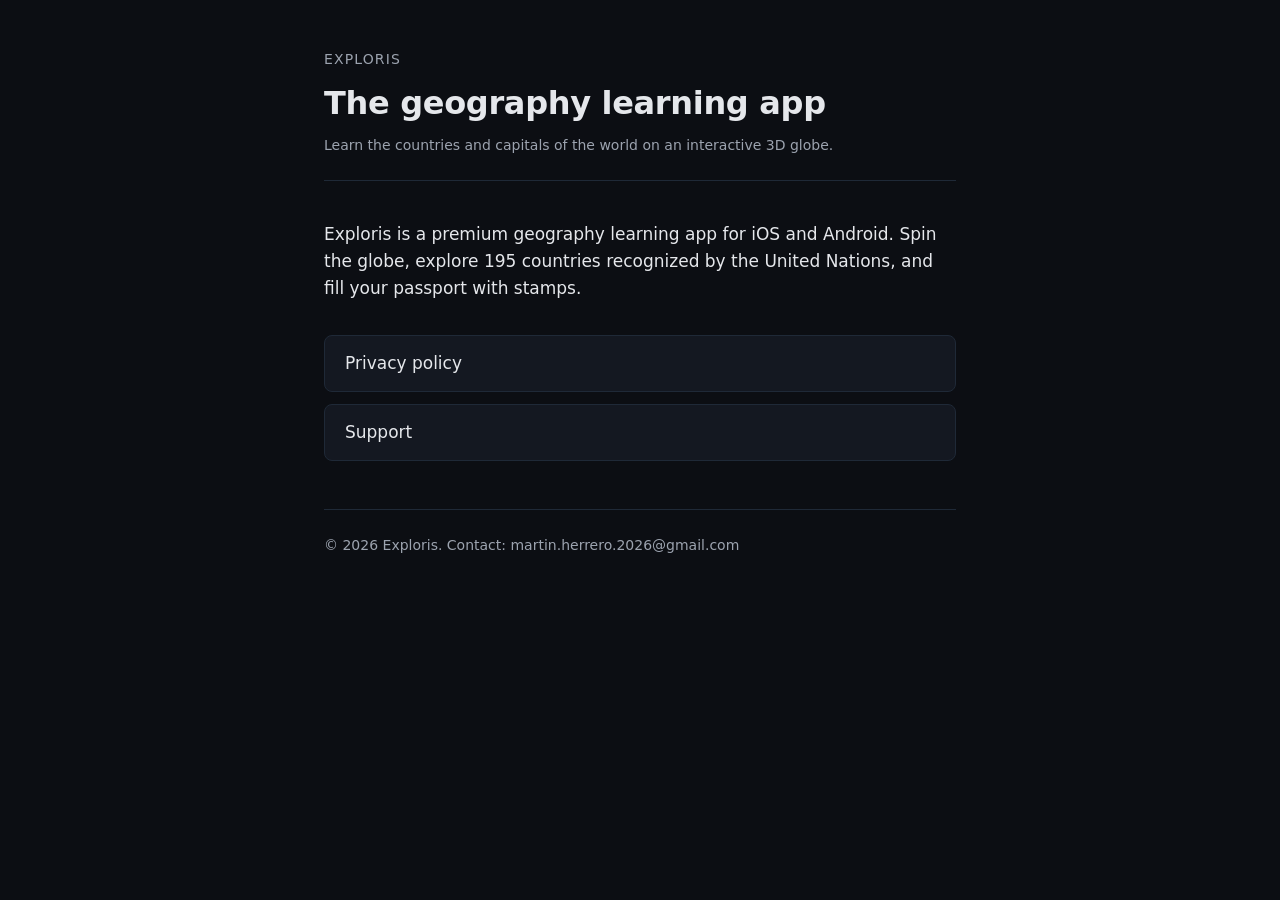
<file: index.html>
<!DOCTYPE html>
<html lang="en">
<head>
  <meta charset="UTF-8">
  <meta name="viewport" content="width=device-width, initial-scale=1.0">
  <meta name="description" content="Exploris — a geography learning app with an interactive 3D globe.">
  <title>Exploris</title>
  <link rel="stylesheet" href="style.css">
</head>
<body>
  <main>
    <header>
      <p class="brand">Exploris</p>
      <h1>The geography learning app</h1>
      <p class="updated">Learn the countries and capitals of the world on an interactive 3D globe.</p>
    </header>

    <p>Exploris is a premium geography learning app for iOS and Android. Spin the globe, explore 195 countries recognized by the United Nations, and fill your passport with stamps.</p>

    <nav class="links">
      <a href="privacy.html">Privacy policy</a>
      <a href="support.html">Support</a>
    </nav>

    <footer>
      <p>&copy; 2026 Exploris. Contact: <a href="mailto:martin.herrero.2026@gmail.com">martin.herrero.2026@gmail.com</a></p>
    </footer>
  </main>
</body>
</html>
</file>
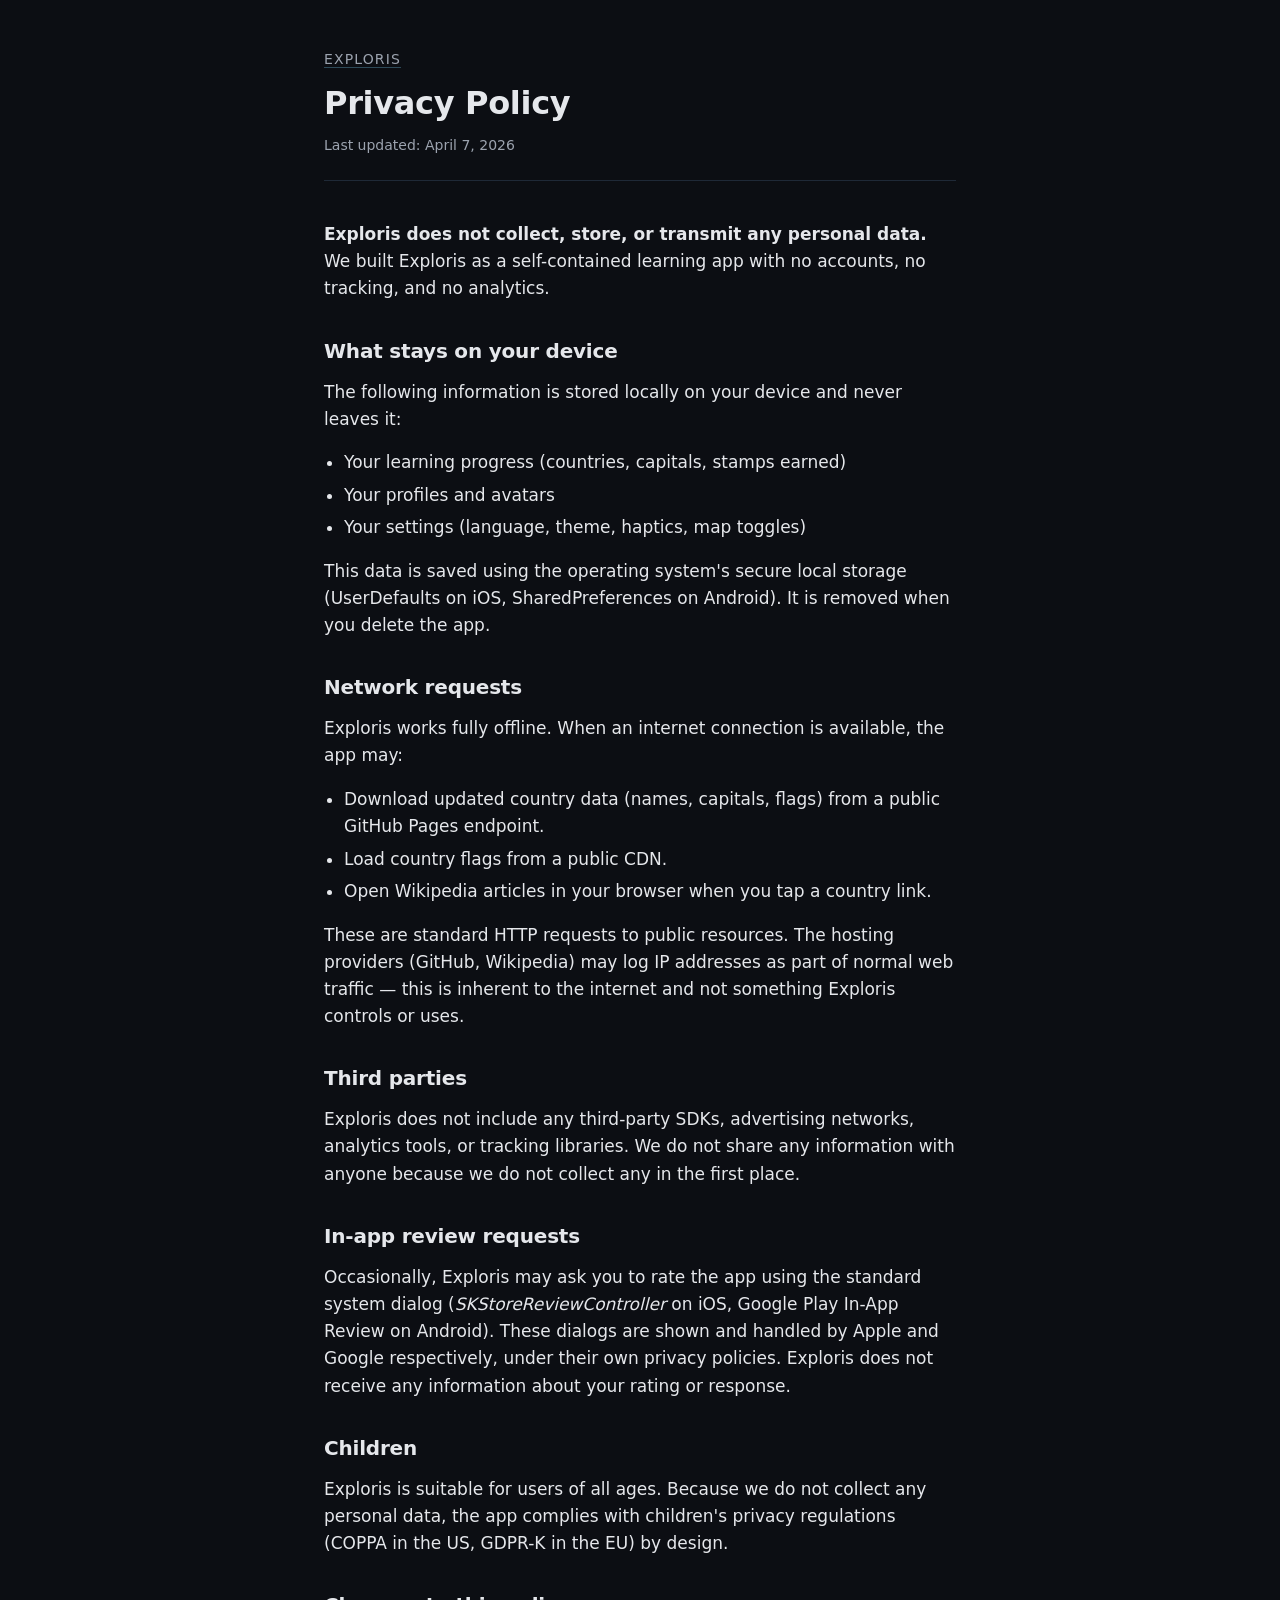
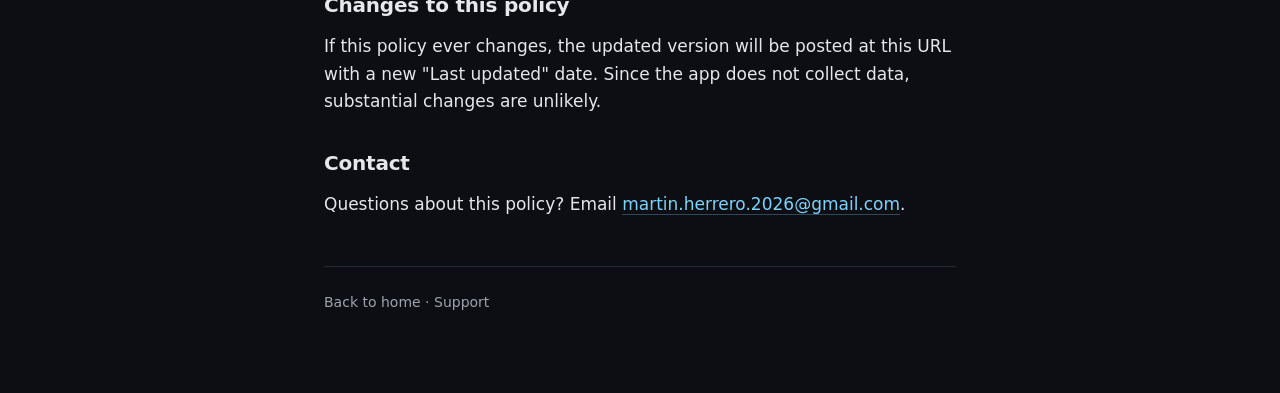
<file: privacy.html>
<!DOCTYPE html>
<html lang="en">
<head>
  <meta charset="UTF-8">
  <meta name="viewport" content="width=device-width, initial-scale=1.0">
  <meta name="description" content="Privacy policy for the Exploris geography learning app.">
  <title>Privacy Policy — Exploris</title>
  <link rel="stylesheet" href="style.css">
</head>
<body>
  <main>
    <header>
      <p class="brand"><a href="index.html">Exploris</a></p>
      <h1>Privacy Policy</h1>
      <p class="updated">Last updated: April 7, 2026</p>
    </header>

    <p><strong>Exploris does not collect, store, or transmit any personal data.</strong> We built Exploris as a self-contained learning app with no accounts, no tracking, and no analytics.</p>

    <h2>What stays on your device</h2>
    <p>The following information is stored locally on your device and never leaves it:</p>
    <ul>
      <li>Your learning progress (countries, capitals, stamps earned)</li>
      <li>Your profiles and avatars</li>
      <li>Your settings (language, theme, haptics, map toggles)</li>
    </ul>
    <p>This data is saved using the operating system's secure local storage (UserDefaults on iOS, SharedPreferences on Android). It is removed when you delete the app.</p>

    <h2>Network requests</h2>
    <p>Exploris works fully offline. When an internet connection is available, the app may:</p>
    <ul>
      <li>Download updated country data (names, capitals, flags) from a public GitHub Pages endpoint.</li>
      <li>Load country flags from a public CDN.</li>
      <li>Open Wikipedia articles in your browser when you tap a country link.</li>
    </ul>
    <p>These are standard HTTP requests to public resources. The hosting providers (GitHub, Wikipedia) may log IP addresses as part of normal web traffic — this is inherent to the internet and not something Exploris controls or uses.</p>

    <h2>Third parties</h2>
    <p>Exploris does not include any third-party SDKs, advertising networks, analytics tools, or tracking libraries. We do not share any information with anyone because we do not collect any in the first place.</p>

    <h2>In-app review requests</h2>
    <p>Occasionally, Exploris may ask you to rate the app using the standard system dialog (<em>SKStoreReviewController</em> on iOS, Google Play In-App Review on Android). These dialogs are shown and handled by Apple and Google respectively, under their own privacy policies. Exploris does not receive any information about your rating or response.</p>

    <h2>Children</h2>
    <p>Exploris is suitable for users of all ages. Because we do not collect any personal data, the app complies with children's privacy regulations (COPPA in the US, GDPR-K in the EU) by design.</p>

    <h2>Changes to this policy</h2>
    <p>If this policy ever changes, the updated version will be posted at this URL with a new "Last updated" date. Since the app does not collect data, substantial changes are unlikely.</p>

    <h2>Contact</h2>
    <p>Questions about this policy? Email <a href="mailto:martin.herrero.2026@gmail.com">martin.herrero.2026@gmail.com</a>.</p>

    <footer>
      <p><a href="index.html">Back to home</a> &middot; <a href="support.html">Support</a></p>
    </footer>
  </main>
</body>
</html>
</file>
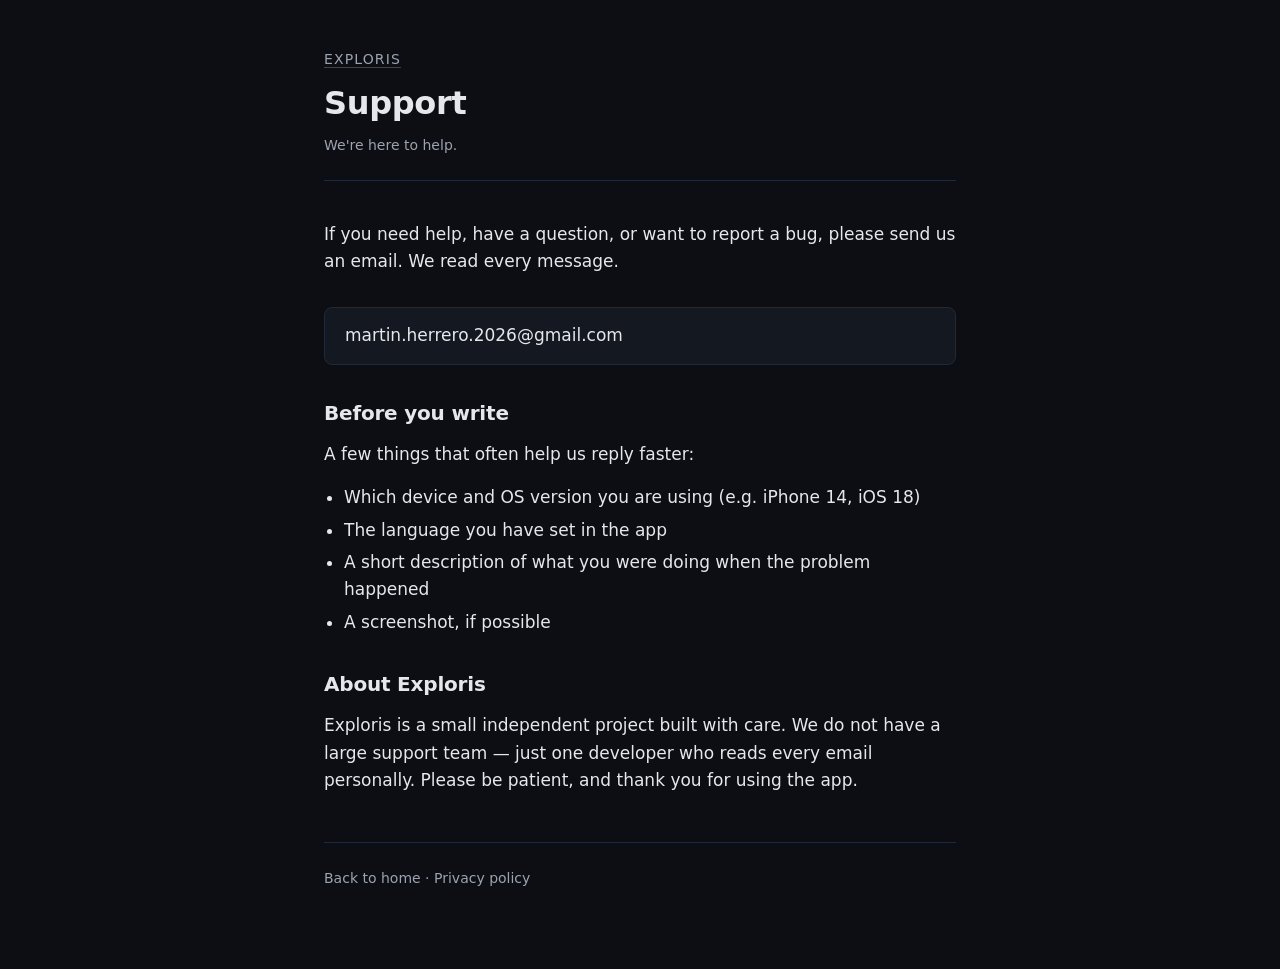
<file: support.html>
<!DOCTYPE html>
<html lang="en">
<head>
  <meta charset="UTF-8">
  <meta name="viewport" content="width=device-width, initial-scale=1.0">
  <meta name="description" content="Support for the Exploris geography learning app.">
  <title>Support — Exploris</title>
  <link rel="stylesheet" href="style.css">
</head>
<body>
  <main>
    <header>
      <p class="brand"><a href="index.html">Exploris</a></p>
      <h1>Support</h1>
      <p class="updated">We're here to help.</p>
    </header>

    <p>If you need help, have a question, or want to report a bug, please send us an email. We read every message.</p>

    <nav class="links">
      <a href="mailto:martin.herrero.2026@gmail.com">martin.herrero.2026@gmail.com</a>
    </nav>

    <h2>Before you write</h2>
    <p>A few things that often help us reply faster:</p>
    <ul>
      <li>Which device and OS version you are using (e.g. iPhone 14, iOS 18)</li>
      <li>The language you have set in the app</li>
      <li>A short description of what you were doing when the problem happened</li>
      <li>A screenshot, if possible</li>
    </ul>

    <h2>About Exploris</h2>
    <p>Exploris is a small independent project built with care. We do not have a large support team — just one developer who reads every email personally. Please be patient, and thank you for using the app.</p>

    <footer>
      <p><a href="index.html">Back to home</a> &middot; <a href="privacy.html">Privacy policy</a></p>
    </footer>
  </main>
</body>
</html>
</file>
<file: style.css>
:root {
  --bg: #0c0e13;
  --bg-elevated: #141821;
  --text: #e5e7eb;
  --text-muted: #9ca3af;
  --accent: #7dd3fc;
  --border: #1f2937;
}

* {
  box-sizing: border-box;
}

html {
  -webkit-text-size-adjust: 100%;
}

body {
  margin: 0;
  font-family: -apple-system, BlinkMacSystemFont, "Segoe UI", system-ui, sans-serif;
  font-size: 17px;
  line-height: 1.6;
  color: var(--text);
  background: var(--bg);
  -webkit-font-smoothing: antialiased;
}

main {
  max-width: 680px;
  margin: 0 auto;
  padding: 3rem 1.5rem 4rem;
}

header {
  margin-bottom: 2.5rem;
  padding-bottom: 1.5rem;
  border-bottom: 1px solid var(--border);
}

header .brand {
  font-size: 0.875rem;
  letter-spacing: 0.08em;
  text-transform: uppercase;
  color: var(--text-muted);
  margin: 0 0 0.5rem;
}

header .brand a {
  color: inherit;
  text-decoration: none;
}

h1 {
  font-size: 2rem;
  font-weight: 700;
  margin: 0 0 0.25rem;
  letter-spacing: -0.01em;
}

.updated {
  color: var(--text-muted);
  font-size: 0.875rem;
  margin: 0;
}

h2 {
  font-size: 1.25rem;
  font-weight: 600;
  margin: 2rem 0 0.75rem;
  letter-spacing: -0.01em;
}

p {
  margin: 0 0 1rem;
}

a {
  color: var(--accent);
  text-decoration: none;
  border-bottom: 1px solid rgba(125, 211, 252, 0.3);
  transition: border-color 0.15s ease;
}

a:hover,
a:focus {
  border-bottom-color: var(--accent);
}

ul {
  padding-left: 1.25rem;
  margin: 0 0 1rem;
}

li {
  margin-bottom: 0.35rem;
}

.muted {
  color: var(--text-muted);
  font-size: 0.9375rem;
}

.links {
  display: flex;
  flex-direction: column;
  gap: 0.75rem;
  margin-top: 2rem;
}

.links a {
  display: inline-block;
  padding: 0.875rem 1.25rem;
  background: var(--bg-elevated);
  border: 1px solid var(--border);
  border-radius: 0.5rem;
  color: var(--text);
  font-weight: 500;
}

.links a:hover,
.links a:focus {
  border-color: var(--accent);
}

footer {
  margin-top: 3rem;
  padding-top: 1.5rem;
  border-top: 1px solid var(--border);
  color: var(--text-muted);
  font-size: 0.875rem;
}

footer a {
  color: var(--text-muted);
  border-bottom-color: transparent;
}

footer a:hover,
footer a:focus {
  color: var(--accent);
  border-bottom-color: var(--accent);
}
</file>
